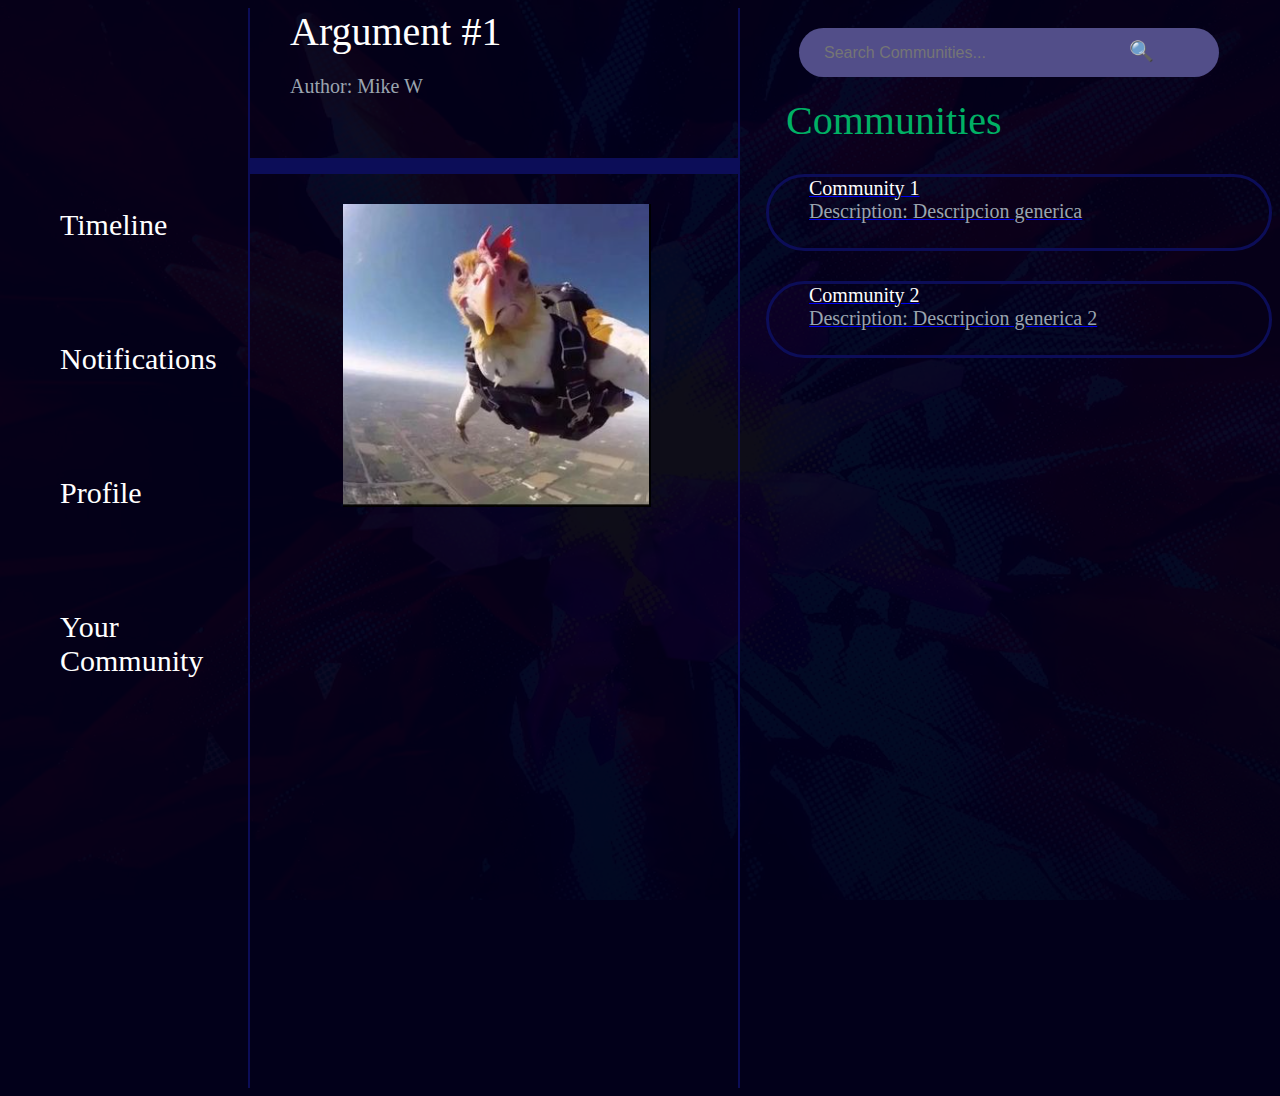
<file: Proyecto/argument.html>
<!DOCTYPE html>
<html lang="en">
<head>
    <meta charset="UTF-8">
    <meta name="viewport" content="width=device-width, initial-scale=1.0">
    <title>Argument</title>
    
    <!-- BOOTSTRAP STYLES -->
    <link href="https://cdn.jsdelivr.net/npm/bootstrap@5.0.2/dist/css/bootstrap.min.css" rel="stylesheet" integrity="sha384-EVSTQN3/azprG1Anm3QDgpJLIm9Nao0Yz1ztcQTwFspd3yD65VohhpuuCOmLASjC" crossorigin="anonymous">
    <script src="https://cdn.jsdelivr.net/npm/bootstrap@5.0.2/dist/js/bootstrap.bundle.min.js" integrity="sha384-MrcW6ZMFYlzcLA8Nl+NtUVF0sA7MsXsP1UyJoMp4YLEuNSfAP+JcXn/tWtIaxVXM" crossorigin="anonymous"></script> 
    
    <!-- CSS -->

    <link rel="stylesheet" href="estilosInit.css">

    
    <!-- JS -->
    <script type = "text/javaScript" src = "funciones.js"></script>
    <script type = "text/javaScript" src = "autocomplete.js"></script>
</head>
<body onload="loadArgument(0)" class = "body2">

   

    <section class="layout">
        
        <div class="config">
         
            <div class = "textoPerfil">
                <div class = "menu">
                    <a for="" class = "menu textos" id = "" href = "timeline.html"onclick = "">Timeline</a>

                   
                    
                    </div>
                <div class = "menu">
                    <a for="" class = "menu textos" id = "notifyButton" onclick = "notis()">Notifications</a>

                    <div id="notificationBox" class="notification-box hidden">
                    
                    </div>
                </div>
                <div class ="menu">
                    <a for="" class = "menu textos" href = "profile.html" >Profile</a>
                   
                </div>
                <div class = "menu">
                    <a  class = "menu textos" href="yourCommunity.html">Your Community</a>
                </div>

                
                <a class="button boton  exitBtn" onclick = "" href="index.html" role="button">Exit</a>
            </div>

        </div>
           

        

        <div class="general" id = "tweets">
                     
           <div class = "arriba">
            <div class="row">
                <div class="col-md-8">
                    <label for="" class = "textos titulos" id ="argNum">Argument #1</label>
                    <p class = "textos desc postBody" id = "author">Author: Mike W</p>
                </div>
                <div class="col-md-4">
                
                </div>
            </div>
        </div>

        <div class = "posts" id = "argBody">
            <img class = "imgArg" id = "img" src="foto-importante.png" >

          

           
            
          
                
            
            
        </div>
            
            
            
           
        </div>


        <div class="communities" id = "tweets">
                     
           
            

            <div class="search-container">
                <form autocomplete="off" action="">
                    <div class="autocomplete" style="width:300px;">
                        <input type="text" class="search-input" id = "myInput"  name = "myCountry" placeholder="Search Communities...">
                    </div>
                <button class="search-button">🔍</button>
            </form>
            </div>
          
         

        <div class = "args comuns" id = "argsList">

            <div class="row">
                <div class="col-md-8">
                    <label for="" class = "textos titulos arguments">Communities</label>
                   
                </div>
              
               

                
              

              
           

       

         </div>
        
       
        </div>
    </section>

   



    <script>
        autocomplete(document.getElementById("myInput"), countries);
        </script>
  
 

    

</body>
</html>
</file>
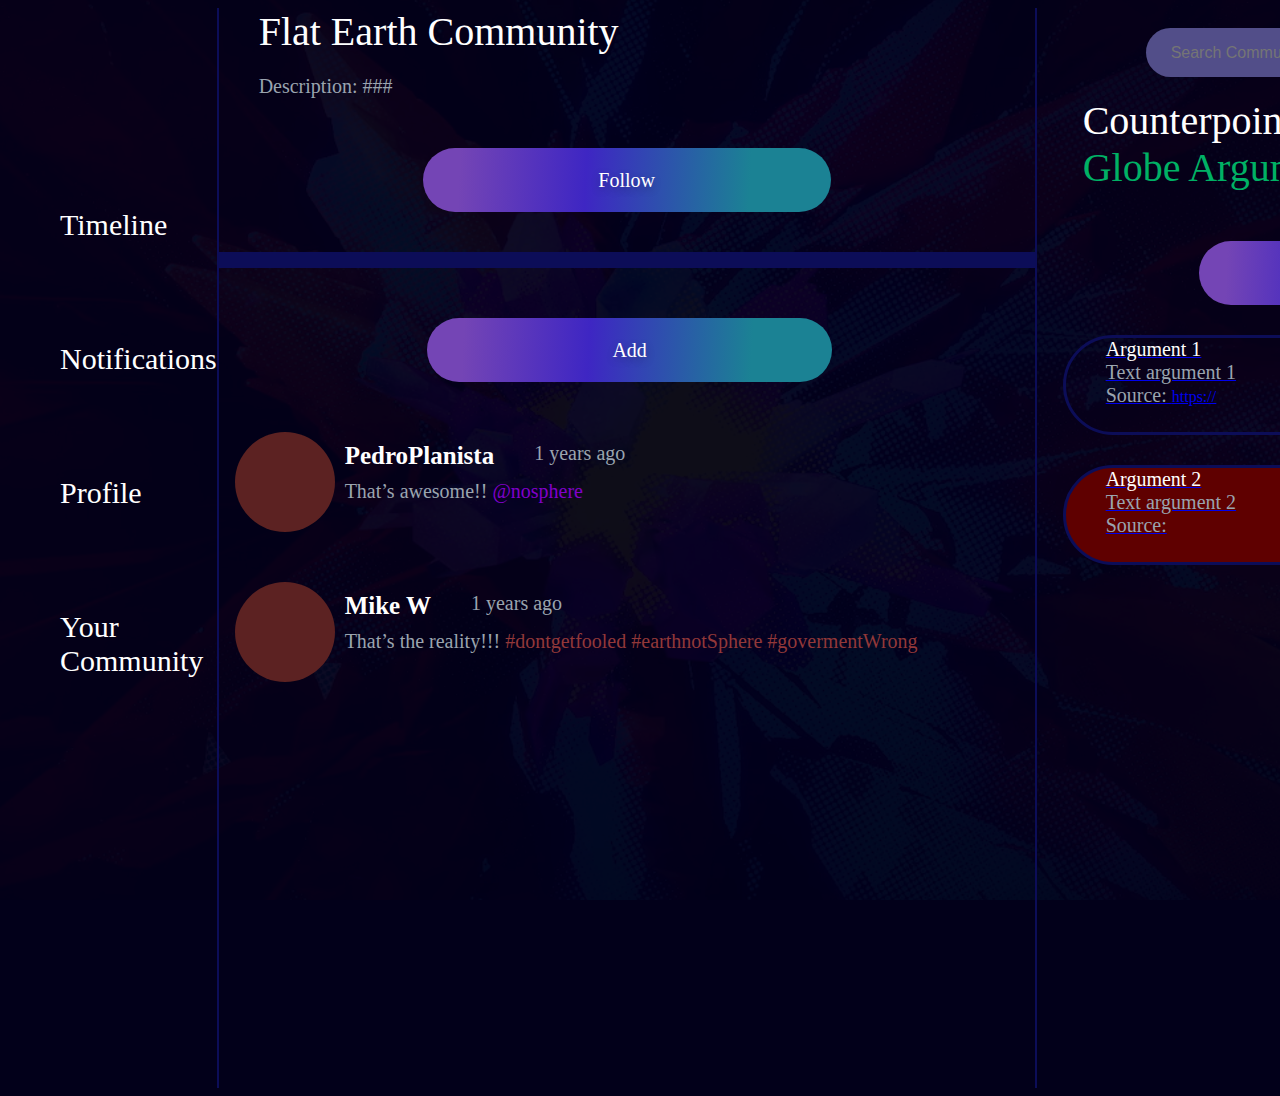
<file: Proyecto/community.html>
<!DOCTYPE html>
<html lang="en">
<head>
    <meta charset="UTF-8">
    <meta name="viewport" content="width=device-width, initial-scale=1.0">
    <title>Community</title>
    
    <!-- BOOTSTRAP STYLES -->
    <link href="https://cdn.jsdelivr.net/npm/bootstrap@5.0.2/dist/css/bootstrap.min.css" rel="stylesheet" integrity="sha384-EVSTQN3/azprG1Anm3QDgpJLIm9Nao0Yz1ztcQTwFspd3yD65VohhpuuCOmLASjC" crossorigin="anonymous">
    <script src="https://cdn.jsdelivr.net/npm/bootstrap@5.0.2/dist/js/bootstrap.bundle.min.js" integrity="sha384-MrcW6ZMFYlzcLA8Nl+NtUVF0sA7MsXsP1UyJoMp4YLEuNSfAP+JcXn/tWtIaxVXM" crossorigin="anonymous"></script> 
    
    <!-- CSS -->

    <link rel="stylesheet" href="estilosInit.css">

    
    <!-- JS -->
    <script type = "text/javaScript" src = "funciones.js"></script>
    <script type = "text/javaScript" src = "autocomplete.js"></script>
</head>
<body onload="loadCommunity()" class = "body2">

   

    <section class="layout">
        
        <div class="config">
         
            <div class = "textoPerfil">
                <div class = "menu">
                    <a for="" class = "menu textos" id = "" href = "timeline.html"onclick = "">Timeline</a>

                   
                    
                    </div>
                <div class = "menu">
                    <a for="" class = "menu textos" id = "notifyButton" onclick = "notis()">Notifications</a>

                    <div id="notificationBox" class="notification-box hidden">
                    
                    </div>
                </div>
                <div class ="menu">
                    <a for="" class = "menu textos" href = "profile.html" >Profile</a>
                   
                </div>
                <div class = "menu">
                    <a  class = "menu textos" href="yourCommunity.html">Your Community</a>
                </div>

                
                <a class="button boton  exitBtn" onclick = "" href="index.html" role="button">Exit</a>
            </div>

        </div>
           

        

        <div class="general" id = "tweets">
                     
           <div class = "arriba">
            <div class="row">
                <div class="col-md-8">
                    <label for="" class = "textos titulos" id = "commName">Flat Earth Community</label>
                    <p class = "textos desc postBody" id = "commDesc">Description: ###</p>
                </div>
                <div class="col-md-4">
                    <a class="button boton btn" onclick = "followCommunity()" id = "communityFollow" role="button">Follow</a>
                </div>


            </div>
        </div>

        <div class = "posts" id = "posts">
            <div class = "mouseHover">
            <a class="button boton btn" onclick = "createCommentBox()" role="button" >Add</a>
            </div>
            
            
            
            <div class="comment-box" id = "comment-box">
                

                
                
            </div>
       
           
            


            
            
        </div>
            
            
            
           
        </div>


        <div class="communities" id = "tweets">
                     
           
            

            <div class="search-container">
                <form autocomplete="off" action="">
                    <div class="autocomplete" style="width:300px;">
                        <input type="text" class="search-input" id = "myInput"  name = "myCountry" placeholder="Search Communities...">
                    </div>
                <button class="search-button">🔍</button>
            </form>
            </div>


            <div>
                <label for="" class = "textos titulos">Counterpoints</label>
            </div>
            <div class = "args" id = "argsList">

                <div class="row" id = "args">
                    <div class="col-md-8">
                        <label for="" class = "textos titulos arguments" id ="nameArguments">Globe Arguments</label>
                       
                    </div>
                    <div class="col-md-4">
                        <a class="button boton btn" onclick = "openModal()"  role="button">Add</a>
                    </div>

                   

           

             </div>
            
           
        </div>
    </section>

   



    <div id="modal" class="modal">
        <div class="modal-content">
            <span class="close" onclick = "closeModal()">&times;</span>
            <h2>Submit Your Argument</h2>
            <textarea id="textInput" placeholder="Enter your argument..." class = "argumentoTexto"></textarea>
            <input type="url" id="linkInput" placeholder="Enter a reference..." />
            <input type="file" id="imageInput" accept="image/*" />
            <button id="submitBtn" class = "button boton" onclick = "crearArgumento()">Submit</button>
            <div id="postSection"></div>
        </div>
    </div>
 
  
    <script>
        autocomplete(document.getElementById("myInput"), countries);
        </script>

    

</body>
</html>
</file>
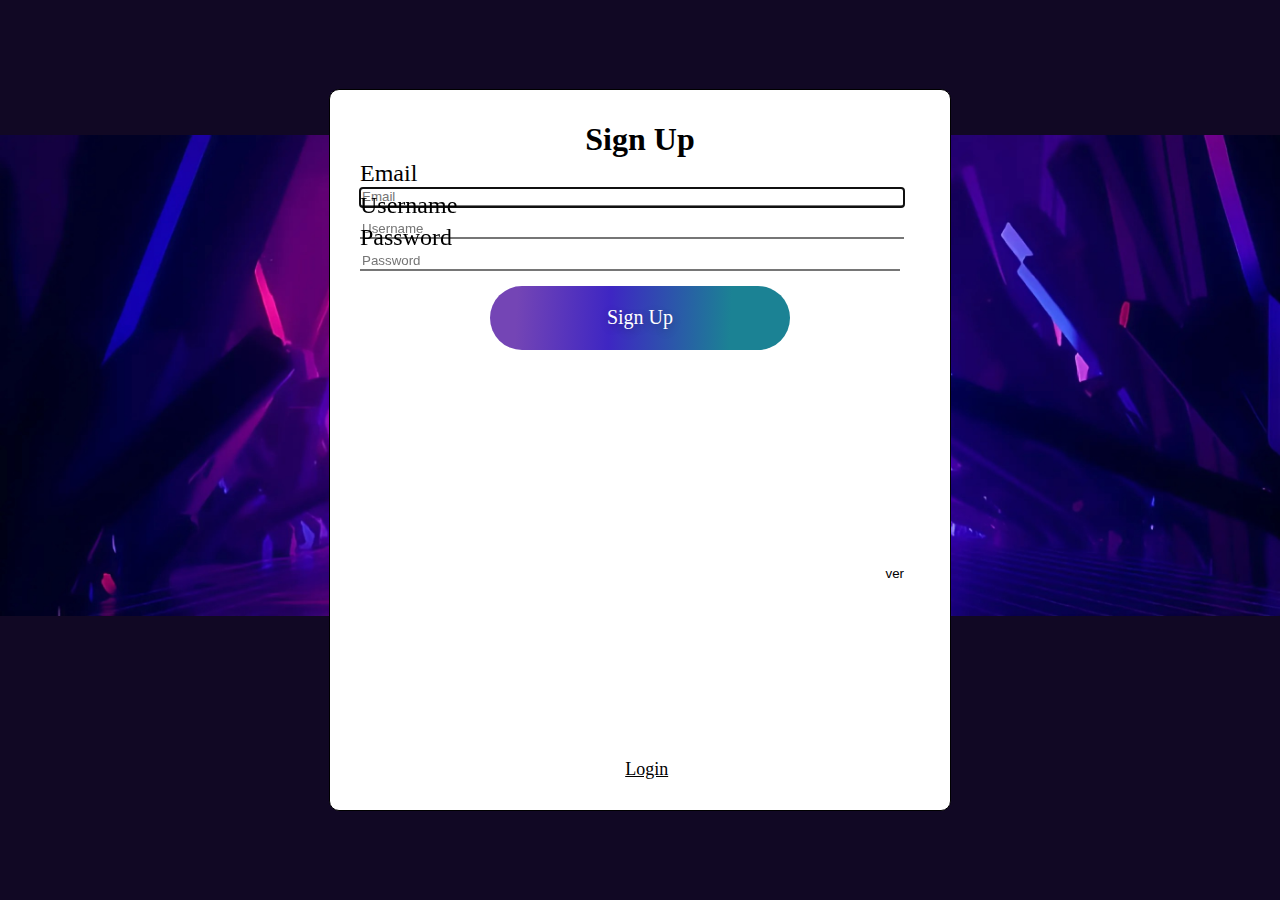
<file: Proyecto/signUp.html>
<!DOCTYPE html>
<html lang="en">
<head>
    <meta charset="UTF-8">
    <meta name="viewport" content="width=device-width, initial-scale=1.0">
    <title>Sign Up</title>
    
    <!-- BOOTSTRAP STYLES -->
    <link href="https://cdn.jsdelivr.net/npm/bootstrap@5.0.2/dist/css/bootstrap.min.css" rel="stylesheet" integrity="sha384-EVSTQN3/azprG1Anm3QDgpJLIm9Nao0Yz1ztcQTwFspd3yD65VohhpuuCOmLASjC" crossorigin="anonymous">
    <script src="https://cdn.jsdelivr.net/npm/bootstrap@5.0.2/dist/js/bootstrap.bundle.min.js" integrity="sha384-MrcW6ZMFYlzcLA8Nl+NtUVF0sA7MsXsP1UyJoMp4YLEuNSfAP+JcXn/tWtIaxVXM" crossorigin="anonymous"></script> 
    
    <!-- CSS -->

    <link rel="stylesheet" href="estilosInit.css">
    <!-- JS -->
    <script type = "text/javaScript" src = "funciones.js"></script>
</head>
<body class = "body">


    <div class = "contenedor">
  
        <h1 >Sign Up</h1>
        
        <div class = "init2">
            <label for="" id = "labelProc" class = "texto-login">Email</label>
            <input type="username" id="inputProcesos" class="form-control entrada" placeholder="Email" required="" autofocus=""> 
            
        </div>

        <div class = "init2">
            <label for="" id = "labelProc" class = "texto-login">Username</label>
            <input type="username" id="inputProcesos" class="form-control entrada" placeholder="Username" required="" autofocus=""> 
        </div>

        <div class = "init2">
            <label for="" id = "labelProc" class = "texto-login">Password</label>
            <input type="password" id="password" class="form-control entrada" placeholder="Password" required="" autofocus=""> 
            <button id="togglePassword" onclick="verContra()" class="toggle-password">ver</button>
        </div>

        
        <a class="button boton" onclick = "hacerSim(0)" role="button">Sign Up</a>
        <a  href="index.html" role="button" class = "signUP">Login</a>  
       

    </form>

    </div>

    </div>
    


    <!-- Modal -->
    <div class="modal fade" id="myModal" tabindex="-1" aria-labelledby="exampleModalLabel" aria-hidden="true">
        <div class="modal-dialog">
        <div class="modal-content">
            <div class="modal-header">
            <h5 class="modal-title" id="exampleModalLabel">Entrada errónea</h5>
            <button type="button" class="btn-close" data-bs-dismiss="modal" aria-label="Close"></button>
            </div>
            <div class="modal-body">
            Por favor ingrese una entrada válida
            </div>
            <div class="modal-footer">
            <button type="button" class="btn btn-secondary" data-bs-dismiss="modal">Cerrar</button>
            </div>
        </div>
        </div>
    </div>
    

</body>
</html>
</file>
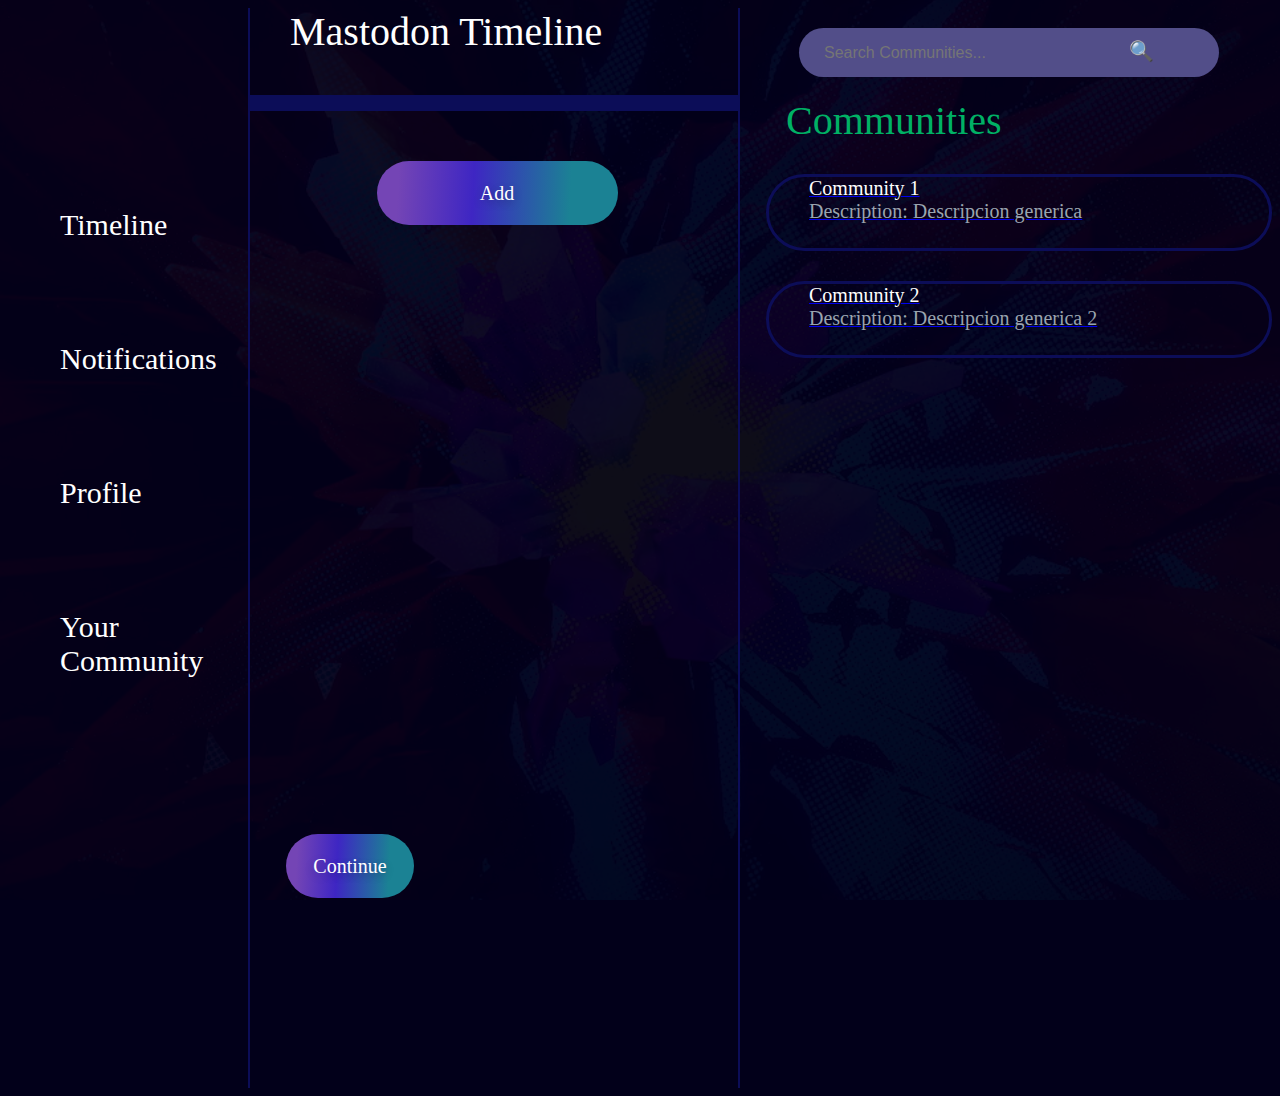
<file: Proyecto/timeline.html>
<!DOCTYPE html>
<html lang="en">
<head>
    <meta charset="UTF-8">
    <meta name="viewport" content="width=device-width, initial-scale=1.0">
    <title>Community</title>
    
    <!-- BOOTSTRAP STYLES -->
    <link href="https://cdn.jsdelivr.net/npm/bootstrap@5.0.2/dist/css/bootstrap.min.css" rel="stylesheet" integrity="sha384-EVSTQN3/azprG1Anm3QDgpJLIm9Nao0Yz1ztcQTwFspd3yD65VohhpuuCOmLASjC" crossorigin="anonymous">
    <script src="https://cdn.jsdelivr.net/npm/bootstrap@5.0.2/dist/js/bootstrap.bundle.min.js" integrity="sha384-MrcW6ZMFYlzcLA8Nl+NtUVF0sA7MsXsP1UyJoMp4YLEuNSfAP+JcXn/tWtIaxVXM" crossorigin="anonymous"></script> 
    
    <!-- CSS -->

    <link rel="stylesheet" href="estilosInit.css">

    
    <!-- JS -->
    <script type = "text/javaScript" src = "funciones.js"></script>
    <script type = "text/javaScript" src = "autocomplete.js"></script>
    <script src="timeline.js"></script>
</head>
<body onload="loadTimeline()" class = "body2">

   

    <section class="layout">
        
        <div class="config">
         
            <div class = "textoPerfil">
                <div class = "menu">
                    <a for="" class = "menu textos" id = "" href = "timeline.html"onclick = "">Timeline</a>

                   
                    
                    </div>
                <div class = "menu">
                    <a for="" class = "menu textos" id = "notifyButton" onclick = "notis()">Notifications</a>

                    <div id="notificationBox" class="notification-box hidden">
                    
                    </div>
                </div>
                <div class ="menu">
                    <a for="" class = "menu textos" href = "profile.html" >Profile</a>
                   
                </div>
                <div class = "menu">
                    <a  class = "menu textos" href="yourCommunity.html">Your Community</a>
                </div>

                
                <a class="button boton  exitBtn" onclick = "" href="index.html" role="button">Exit</a>
            </div>

        </div>
           

        

        <div class="general" id = "tweets">
                     
           <div class = "arriba">
            <div class="row">
                <div class="col-md-8">
                    <label for="" class = "textos titulos" id = "commName">Mastodon Timeline</label>
                   
                </div>
              


            </div>
        </div>

        <div class = "posts" id = "posts">
            
            
            <div class = "mouseHover">
                <a class="button boton btn" onclick = "createCommentBox()" role="button" >Add</a>
                </div>
          
            
            <div class="comment-box" id = "comment-box">
                

                <div id="timeline">
                    <!-- Timeline posts will appear here -->
                  </div>
                <div><a class = "button boton btn continue" onclick = "fetchHomeTimeline()">Continue</a></div>
                  
            </div>
       
           
            


            
            
        </div>
            
            
            
           
        </div>


        <div class="communities" id = "tweets">
                     
           
            

            <div class="search-container">
                <form autocomplete="off" action="">
                    <div class="autocomplete" style="width:300px;">
                        <input type="text" class="search-input" id = "myInput"  name = "myCountry" placeholder="Search Communities...">
                    </div>
                <button class="search-button">🔍</button>
            </form>
            </div>


           
            <div class = "args" id = "argsList">

                <div class="row" id = "args">
                    <div class="col-md-8">
                        <label for="" class = "textos titulos arguments" id ="nameArguments">Communities</label>
                       
                    </div>
                  
                   

           

             </div>
            
           
        </div>
    </section>

   



    <div id="modal" class="modal">
        <div class="modal-content">
            <span class="close" onclick = "closeModal()">&times;</span>
            <h2>Submit Your Argument</h2>
            <textarea id="textInput" placeholder="Enter your argument..." class = "argumentoTexto"></textarea>
            <input type="url" id="linkInput" placeholder="Enter a reference..." />
            <input type="file" id="imageInput" accept="image/*" />
            <button id="submitBtn" class = "button boton" onclick = "crearArgumento()">Submit</button>
            <div id="postSection"></div>
        </div>
    </div>
 
  
    <script>
        autocomplete(document.getElementById("myInput"), countries);
        
        </script>



</body>
</html>
</file>
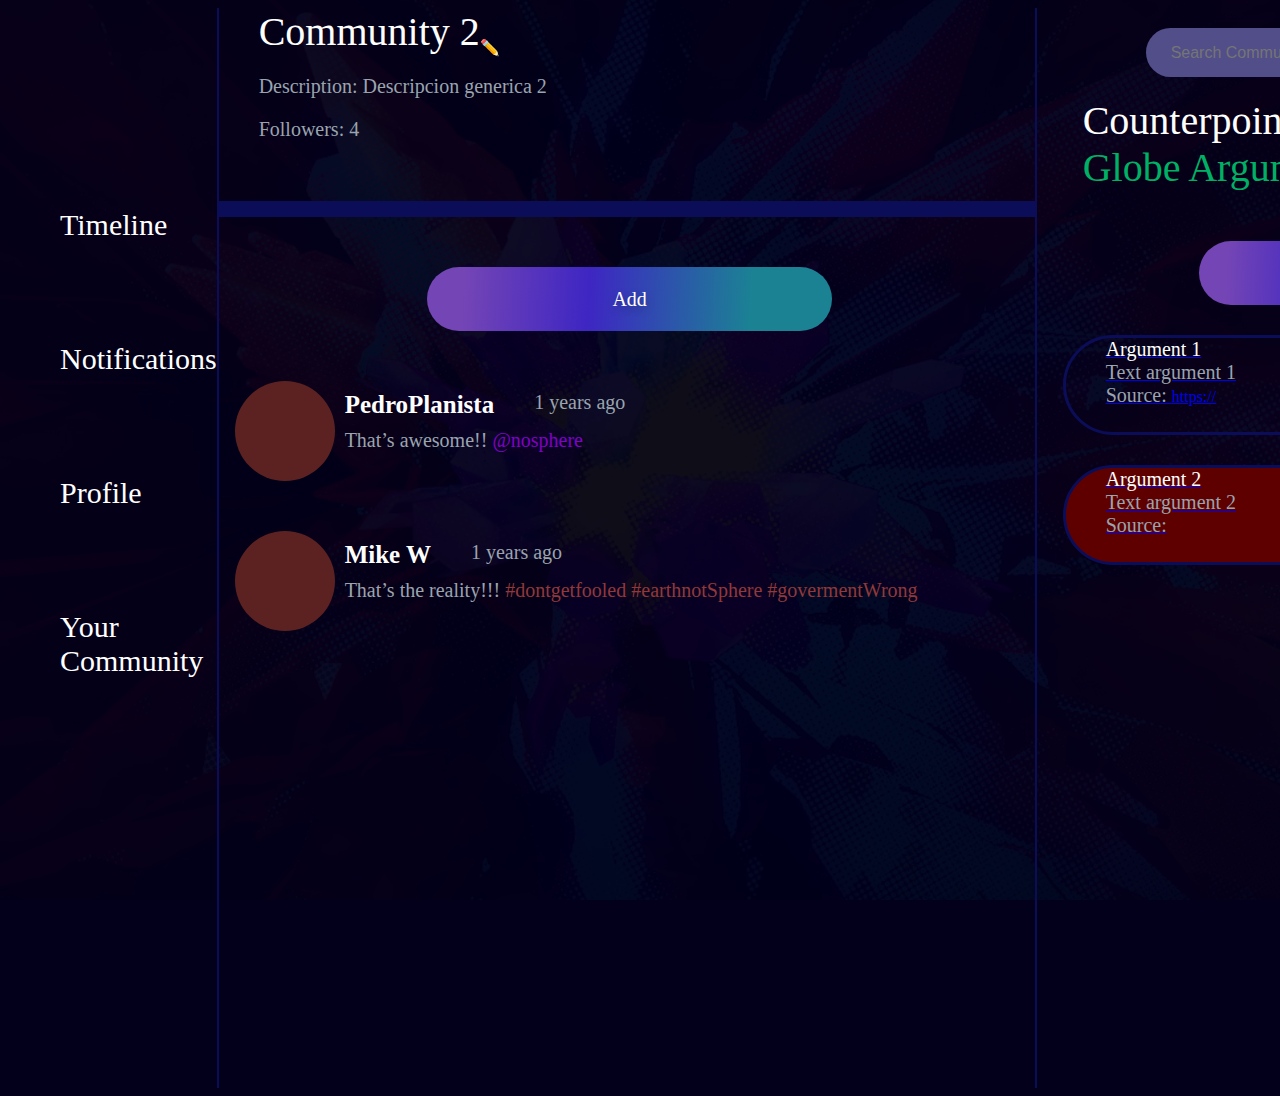
<file: Proyecto/yourCommunity.html>
<!DOCTYPE html>
<html lang="en">
<head>
    <meta charset="UTF-8">
    <meta name="viewport" content="width=device-width, initial-scale=1.0">
    <title>Your Community</title>
    
    <!-- BOOTSTRAP STYLES -->
    <link href="https://cdn.jsdelivr.net/npm/bootstrap@5.0.2/dist/css/bootstrap.min.css" rel="stylesheet" integrity="sha384-EVSTQN3/azprG1Anm3QDgpJLIm9Nao0Yz1ztcQTwFspd3yD65VohhpuuCOmLASjC" crossorigin="anonymous">
    <script src="https://cdn.jsdelivr.net/npm/bootstrap@5.0.2/dist/js/bootstrap.bundle.min.js" integrity="sha384-MrcW6ZMFYlzcLA8Nl+NtUVF0sA7MsXsP1UyJoMp4YLEuNSfAP+JcXn/tWtIaxVXM" crossorigin="anonymous"></script> 
    
    <!-- CSS -->

    <link rel="stylesheet" href="estilosInit.css">

    
    <!-- JS -->
    <script type = "text/javaScript" src = "funciones.js"></script>
    <script type = "text/javaScript" src = "autocomplete.js"></script>
</head>
<body onload="loadMyCommunity()" class = "body2">

   

    <section class="layout">
        
        <div class="config">
         
            <div class = "textoPerfil">
                <div class = "menu">
                    <a for="" class = "menu textos" id = "" href = "timeline.html"onclick = "">Timeline</a>

                   
                    
                    </div>
                <div class = "menu">
                    <a for="" class = "menu textos" id = "notifyButton" onclick = "notis()">Notifications</a>

                    <div id="notificationBox" class="notification-box hidden">
                    
                    </div>
                </div>
                <div class ="menu">
                    <a for="" class = "menu textos" href = "profile.html" >Profile</a>
                   
                </div>
                <div class = "menu">
                    <a  class = "menu textos" href="yourCommunity.html">Your Community</a>
                </div>

                
                <a class="button boton  exitBtn" onclick = "" href="index.html" role="button">Exit</a>
            </div>

        </div>
           

        

        <div class="general" id = "tweets">
                     
           <div class = "arriba">
            <div class="row">
                <div class="col-md-8">
                    <label for="" class = "textos titulos" id = "name">Flat Earth Community</label>
                    <a onclick = "changeNameCom()" class = "lapiz">✏️</a>
                    <div id = "cajaNombre">

                    </div>
                    <p class = "textos desc postBody" id = "commDesc">Description: ###</p>
                </div>
                <div class="col-md-4">
                    <p class = "textos desc titulos postBody" id="myFollowers">Followers: 2</p>
                </div>
            </div>
        </div>

        <div class = "posts" id = "posts">
            <div class = "mouseHover">
                <a class="button boton btn" onclick = "createCommentBox()" role="button" >Add</a>
            </div>

            <div class="comment-box" id = "comment-box">
                

                
                
            </div>
          

           
            
            
        </div>
            
            
            
           
        </div>


        <div class="communities" id = "tweets">
                     
           
            

            <div class="search-container">
                <form autocomplete="off" action="">
                    <div class="autocomplete" style="width:300px;">
                        <input type="text" class="search-input" id = "myInput"  name = "myCountry" placeholder="Search Communities...">
                    </div>
                <button class="search-button">🔍</button>
            </form>
            </div>
            <div>
                <label for="" class = "textos titulos">Counterpoints</label>
            </div>
            <div class = "args" id="argsList" >

                <div class="row" id = "args">
                    <div class="col-md-8">
                        <label for="" class = "textos titulos arguments" id = "nameArguments">Globe Arguments</label>
                       
                    </div>
                    <div class="col-md-4">
                        <a class="button boton btn" onclick = "openModal()"  role="button">Add</a>
                    </div>
                   

           

             </div>
            
           
        </div>
    </section>

   


    <div id="modal" class="modal">
        <div class="modal-content">
            <span class="close" onclick = "closeModal()">&times;</span>
            <h2>Submit Your Argument</h2>
            <textarea id="textInput" placeholder="Enter your argument..." class = "argumentoTexto"></textarea>
            <input type="url" id="linkInput" placeholder="Enter a reference..." />
            <input type="file" id="imageInput" accept="image/*" />
            <button id="submitBtn" class = "button boton" onclick = "crearArgumento()">Submit</button>
            <div id="postSection"></div>
        </div>
    </div>
  
  
    <script>
        autocomplete(document.getElementById("myInput"), countries);
        </script>

    

</body>
</html>
</file>
<file: Proyecto/estilosInit.css>
.body {
    background-image: url("fondo.jpeg");
    background-size: 100%;
    background-repeat: no-repeat;
    background-color: rgb(17, 8, 36);
    background-position-y: 135px;

  }
a {
    cursor: pointer; 
}

.mouseHover{
  cursor: pointer;
}

.body2{

   

    background-color: #02001A;
   
    overflow-y: hidden;
}

.body2::before {
  content: '';
  position: absolute;
  top: 0;
  left: 0;
  right: 0;
  bottom: 0;
  background-image: url('fondo2.png');
  background-size: 2480px 1000px;
  background-position: center;
  opacity: 0.05;
  z-index: -1; 
  pointer-events: none;
}


.init2{
    margin-top: -20px;
}

.boton{
    margin-left: 25%;
    margin-top: 10px;
    display: block;
    width: 50%;
    background-color: #ffc6a7;
    color: black;
    border-radius: 8px;
    border-color: black;
    display: flex;
    justify-content: center;
    align-items: center;
    text-decoration: none;
}

.boton:hover {
    color:black;
    background-color: #f6b1cf;
    
    transition: 0.5s;
    text-decoration: none;
}

h1{
  text-align: center;
  font-weight: bold;
}


.boton {
  background-image: linear-gradient(92.88deg, #7445b5 9.16%, #3e26c3 40%, #1b8294 80%);
  
  border-radius: 40px;
  border-style: none;
  box-sizing: border-box;
  color: #FFFFFF;
  cursor: pointer;
  flex-shrink: 0;
  font-family: 'Times New Roman', Times, serif;
  font-size: 20px;
  font-weight: 500;
  height: 4rem;
  padding: 0 1.6rem;
  text-align: center;
  text-shadow: rgba(0, 0, 0, 0.25) 0 3px 8px;
  transition: all .5s;
  user-select: none;
  -webkit-user-select: none;
  touch-action: manipulation;
}

.boton:hover {
  box-shadow: rgba(80, 63, 205, 0.5) 0 1px 30px;
  
  transition-duration: .1s;
}

@media (min-width: 768px) {
  .boton {
    padding: 0 2.6rem;
  }
}



input[type="password"], input[type="text"] {
  
    box-sizing: border-box;
}

.toggle-password {
    position: absolute;
    right: 40px;
    top: 66%;
    background: none;
    border: none;
    cursor: pointer;
}


  
  
  
  
  
  .contenedor{
      position: absolute;
      top: 50%;
      left: 50%;
      transform: translate(-50%, -50%);
      border: 3px solid black;
      padding: 10px;
      background-color: #ffffff;
      border-radius: 5px;
      width: 600px;
  
  }   
  


  .texto-login{
      margin-top: 35px;
      margin-bottom: 50px;
      margin-left: 20px;
      margin-right: 20px;
      font-family: arial;
      font-size: 24px;
      text-align: center;
  }
  
  
  .entrada{
    width: 90%;
      margin-bottom: 5px;
      border-top: none;
      border-left: none;
      border-right: none;
  }
  
  .creaUsuario{
    
      display: block;
      line-height: 30px;
      font-size: small;
  }
  
  


.table {
  border-collapse: collapse;
  margin-left: 5%;
  width: 800px; 

  overflow-y: scroll;
 
}

.table-container {
  display: flex; 

 
}
.table td {
  
 
  border: 1px solid #fff; 
  text-align: center; 
}
.table-dark {
  background-color: #343a40; 
}

.table th{
  text-align: center;
  
}

.scrollableTable{
    overflow-y: scroll;
    height: 300px;
    width: 44%;
    margin-bottom: 20px;
    margin-left: 55px;
    
}





.entrada{
    margin-bottom: 10px;
   
    margin-left: 20px;
    

}
.file{

  width: 60%;
  height: 10%;
}
.creaUsuario{
  
    display: block;
    line-height: 30px;
    font-size: small;
}





.contenedor{
    position: absolute;
    top: 50%;
    left: 50%;
    transform: translate(-50%, -50%);
    border: 1px solid black;
    padding: 10px;
    background-color: #ffffff;
    border-radius: 10px;
    width: 600px;
    height: 700px;
    
    font-family: 'Times New Roman', Times, serif;

}   

.texto-login{
    margin-top: 35px;
    margin-bottom: 50px;
    margin-left: 20px;
    margin-right: 20px;
    font-family: 'Times New Roman', Times, serif;
    font-size: 24px;
    text-align: center;
}

.signUP{
    margin-left: 46%;
    color:black;
    font-size: large;
    position: absolute;
    bottom: 30px;
}

.passA{
    margin-left: 70%;
    color: rgb(121, 121, 121);
}


.entrada{
    margin-bottom: 5px;
}

.creaUsuario{
  
    display: block;
    line-height: 30px;
    font-size: small;
}





  .layout {
    width: 100%;
    height: 100%;
    max-width: 1920px;
    min-height: 1080px;
    display: grid;
    grid:
      "config general communities" auto
      / 2fr 4fr 3fr;
    gap: 8px 6px;
  }
  

  .layout {
    width: 100%;
  
    display: grid;
    grid-template-rows: auto;
    grid-template-columns: 2fr 4fr 3fr;
    gap: 8px 6px;
  }


  .config { 
    grid-area: config;
    color: white; 
    border-right: 2px solid #0C0D58;
    
  }
  
  .general { 
    grid-area: general; 
    color:white;
    border-right: 2px solid #0C0D58;
  }

  .communities { 
    grid-area: communities; 
    color:white;
  }

  .textoPerfil{
    margin-top: 200px;
    margin-left: 52px;
    font-family: Arial;
  }

  .textos{
    font-family: 'Times New Roman', Times, serif;
    text-decoration: none;
    color: white;
  }

  .menu{
    text-decoration: none;
    color: white;
    font-size: 30px;
    margin-bottom: 100px;
    
  }

  .titulos{
    font-size: 40px;
    margin-left: 40px;
    margin-top: 40px;
  }

  .desc{
    margin-left: 40px;
    margin-top: 20px;
    font-size: 20px;
  }
  .descComentario{
     display: inline;
    font-size: 20px;
  }
  .btn{
    margin-top: 50px;
 
  }

  .exitBtn{
    position: absolute;
    bottom: 0; 
    left: -450px;
    width: 10%;

  }

  .arriba{
    border-bottom: 16px solid #0C0D58;
    padding-bottom: 40px;
    margin-left: -6px;
  }

  



.post{
  margin-top: 50px;
  margin-left: 30px;
  display: flex;
  
}

.infoTxt{
  display: flex;
  margin-top: 50px;
}


.infoTexto{
  font-size: 40px;
}


.posts {
  max-height: 740px; 
  overflow-y: auto;
  overflow-x: hidden; 
  scrollbar-color: #5e0194; 
  scroll-behavior: smooth; 
}

.posts::-webkit-scrollbar {
  width: 10px; 
}

.posts::-webkit-scrollbar-thumb {
  background-color: #5e0194; 
  border-radius: 10px; 
}

.posts::-webkit-scrollbar-track {
  background: rgba(255, 255, 255, 0.1); 
}

.posts {
  scrollbar-color: #5e0194 rgba(255, 255, 255, 0.1); 
  scrollbar-width: thin; 
}

.postText{
  margin-top: 30px;
  margin-left: -80px;
  flex-wrap: wrap; 
}




.post {
  display: flex;
  align-items: flex-start;
}

.circulo {
  width: 100px;        
  height: 100px;       
  background-color: #5C2222; 
  border-radius: 50%;  
 margin-left: -20px;
 margin-right: 20px;
  
}

.circulo {
  width: 100px;  /* Adjust size of the circle */
  height: 100px; /* Adjust size of the circle */
  border-radius: 50%;  /* Make the circle round */
  overflow: hidden;  /* Ensure the image fits inside the circle */
  margin-right: 20px; /* Space between the profile picture and the post content */
  margin-left: -20px;
  display: inline-block;
}

.profile-image {
  width: 100%;  /* Ensure the image fills the circle */
  height: 100%; /* Ensure the image fills the circle */
  object-fit: cover; /* Make sure the image is properly cropped */
}


.followed{
  margin-top: 30px;
}

.community{
  border: solid;
  border-color: #0C0D58;
  width: 850px;
  margin-left: 20px;
  margin-top: 30px;
  padding-bottom: 25px;
  border-radius: 60px;
}

.perfil {
  width: 200px;        
  height: 200px;       
  background-color: #5C2222; 
  border-radius: 50%;  
 margin-left: 40px;
  
}

.name{
  font-size: 25px;
  font-weight: bold;
  margin-left: 0px;
}

.time{
  color: #9aa4af;
}

.post-content {
  display: flex;
  flex-direction: column;
  width: 690px;
  margin-left: -10px;
  margin-top: -10px;
}

.header {
  display: flex;
  
  margin-bottom: 5px; 
}

.postBody{
  color: #9aa4af;
 
}
.postText {
 
  margin-left: 0px;
  margin-top: 5px;

}

.mention {
  font-size: 20px;
  color: #8100CB; 
  text-decoration: none;
}

.link {
  font-size: 20px;
  color: #b8f0e2; 
  text-decoration: none;
}

.cajaNombre{
  width: 300px;
}
.lapiz{
  position: absolute;
  margin-top: 30px;
  margin-left: 0px;
  text-decoration: none;
}

.hashtag{
  font-size: 20px;
  color: #923839;
}

.noSource{
  background-color: #5f0000;
}
.search-container {
  display: flex;
  align-items: center; 
  background-color: #524E89; 
  border-radius: 50px; 
  padding: 10px; 
  max-width: 400px; 
  margin: 20px auto; 
}

.search-input {
  color: #9aa4af;
  border: none; 
  outline: none; 
  background: transparent; 
  font-size: 16px; 
  flex: 1; 
  padding: 5px 15px; 
  border-radius: 50px; 
}

.search-button {
  background: none; 
  border: none; 
  cursor: pointer; 
  font-size: 20px; 
  margin-left: 10px; 
}

.arguments{
  color: #00B165;
}

.args {
  max-height: 740px; 
  overflow-y: auto;
  overflow-x: hidden; 
  scrollbar-color: #5e0194; 
  scroll-behavior: smooth; 
}

.argument{
  margin-left: -20px;
}

.comuns{
  max-height: 870px; 
  overflow-y: auto;
  overflow-x: hidden; 
  scrollbar-color: #5e0194; 
  scroll-behavior: smooth; 
}

.args::-webkit-scrollbar {
  width: 10px; 
}

.args::-webkit-scrollbar-thumb {
  background-color: #5e0194; 
  border-radius: 10px; 
}

.args::-webkit-scrollbar-track {
  background: rgba(255, 255, 255, 0.1); 
}

.args {
  scrollbar-color: #5e0194 rgba(255, 255, 255, 0.1); 
  scrollbar-width: thin; 
}

.argumento{
  border: solid;
  border-color: #0C0D58;
  width: 600px;
  margin-left: 20px;
  margin-top: 30px;
  padding-bottom: 25px;
  border-radius: 60px;
}

.comun{
  border: solid;
  border-color: #0C0D58;
  width: 500px;
  margin-left: 20px;
  margin-top: 30px;
  padding-bottom: 25px;
  border-radius: 60px;
}

.communBox {
  border: solid;
  border-bottom: none;
  border-radius: 40px;
  border-color: #0C0D58;
  max-height: 450px; 
  overflow-y: auto;
  overflow-x: hidden; 
  scrollbar-color: #5e0194; 
  scroll-behavior: smooth; 
}

.commentBox {
  border: solid;
  border-bottom: none;
  border-radius: 40px;
  border-color: #0C0D58;
  max-height: 350px; 
  overflow-y: auto;
  overflow-x: hidden; 
  scrollbar-color: #5e0194; 
  scroll-behavior: smooth; 
}

.imgArg{
  margin-top: 30px;
  margin-bottom: 30px;
  display: block;
  margin-left: auto;
  margin-right: auto;
  max-width: 900px;
}








.notification-box {
  position: fixed; /* Position the box fixed to the viewport */
  top: 350px; /* Adjust as needed */
  left: 210px; /* Adjust as needed */
  border: 1px solid #ccc;
  padding: 10px;
  width: 300px;
  height: 280px;
  overflow-y: auto;
  background-color: #D9D9D9;

  z-index: 1000; /* Ensure it appears above other content */
}


.notification-box::-webkit-scrollbar {
  width: 10px; 
}

.notification-box::-webkit-scrollbar-thumb {
  background-color: #b8b6b6; 
  border-radius: 10px; 
}

.notification-box::-webkit-scrollbar-track {
  background: rgba(255, 255, 255, 0.1); 
}

.notification-box {
  scrollbar-color: #b8b6b6 rgba(255, 255, 255, 0.1); 
  scrollbar-width: thin; 
}


.hidden {
  display: none;
}

.notis{
  color:black;
}
.descNoti{
  margin-top: -20px;
  font-size: 20px;
}

.linksInternos{
  text-decoration: none;
}




textarea {
  width: 760px;
  height: 100px;
  border: 1px solid #161955;
  color: white;
  background-color: #0C0D58;
  border-radius: 4px;
  margin-left: 30px;
  margin-top: 40px;
  resize: none;
 
}

.buttonComment {
  margin-left: 30px;
  width: 120px;
}

.modal {
  color:white;
  display: none;
  position: fixed;
  z-index: 1;
  left: 0;
  top: 0;
  width: 100%;
  height: 100%;
  overflow: auto;
  background-color: rgba(0, 0, 0, 0.4);
}

.modal-content {
  background-color: #161955;
  margin: 15% auto;
  padding: 20px;
  border: 1px solid #888;
  width: 400px;
  border-radius: 8px;
}

.close {
  color: #aaa;
  float: right;
  font-size: 28px;
  font-weight: bold;
}

.close:hover,
.close:focus {
  color: black;
  text-decoration: none;
  cursor: pointer;
}

.argumentoTexto, input[type="url"], input[type="file"] {
  width: 100%;
  margin: 10px 0;
  padding: 10px;
  border: 1px solid #0a797f;
  border-radius: 4px;
  background-color: #524E89;
  color:white;
}

#postSection {
  margin-top: 20px;
}

.postIt {
  background: #e9ecef;
  border-radius: 4px;
  padding: 10px;
  margin: 5px 0;
}

input[type="file"]::file-selector-button {
  display: none;
}

.custom {
  border: 1px solid #ccc;
  display: inline-block;
  padding: 6px 12px;
  cursor: pointer;
}


.autocomplete {
  /*the container must be positioned relative:*/
  position: relative;
  display: inline-block;
}


.autocomplete-items {
  position: absolute;
  border: 1px solid #d4d4d400;
  border-bottom: none;
  border-top: none;
  color: rgb(255, 255, 255);
  z-index: 99;
  /*position the autocomplete items to be the same width as the container:*/
  top: 100%;
  left: 0;
  right: 0;
}
.autocomplete-items div {
  padding: 10px;
  cursor: pointer;
  background-color: #524E89;
  border-bottom: 1px solid #d4d4d4;
}
.autocomplete-items div:hover {
  /*when hovering an item:*/
  background-color: #5952bc;
}
.autocomplete-active {
  /*when navigating through the items using the arrow keys:*/
  background-color: #850eb4 !important;
  color: #000000;
}

.continue{
  position: absolute;
  bottom: 2px;
  width: 10%;
  margin-left: 30px;
}
</file>
